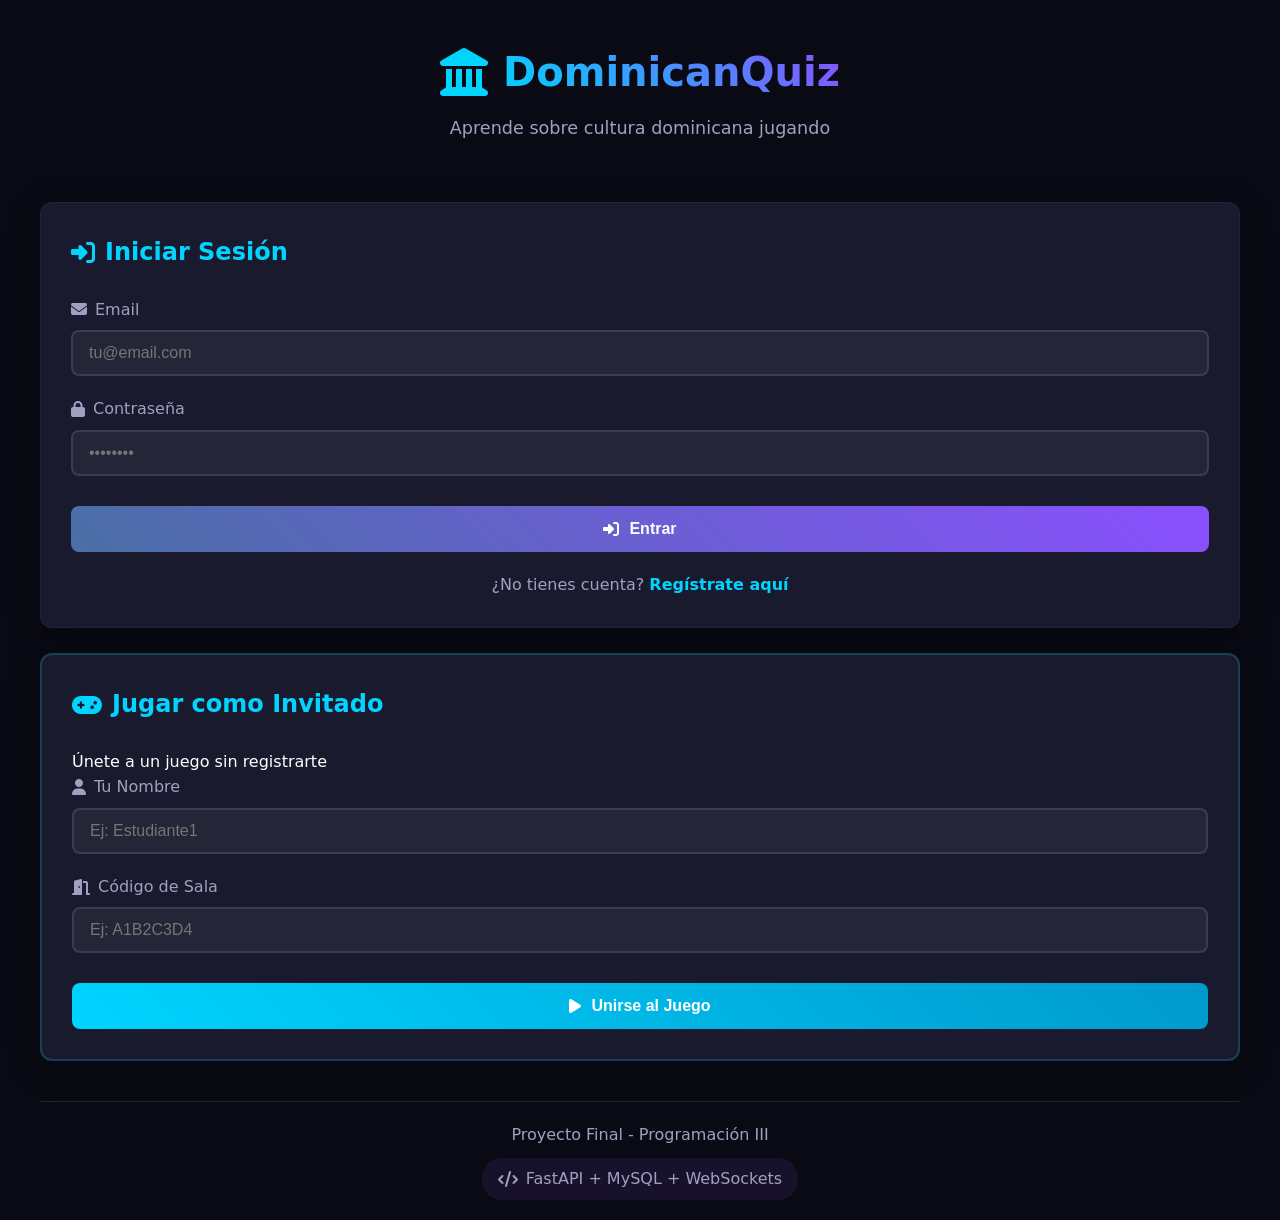
<file: frontend/index.html>
<!DOCTYPE html>
<html lang="es">
<head>
    <meta charset="UTF-8">
    <meta name="viewport" content="width=device-width, initial-scale=1.0">
    <title>Cultura Dominicana Quiz</title>
    <link rel="stylesheet" href="css/style.css">
    <link rel="stylesheet" href="https://cdnjs.cloudflare.com/ajax/libs/font-awesome/6.4.0/css/all.min.css">
</head>
<body>
    <div class="container">
        <!-- Encabezado -->
        <header class="header">
            <div class="logo">
                <i class="fas fa-landmark"></i>
                <h1>Dominican<span>Quiz</span></h1>
            </div>
            <p class="tagline">Aprende sobre cultura dominicana jugando</p>
        </header>

        <!-- Contenido principal -->
        <main class="main-content">
            <!-- Sección de Login -->
            <section id="login-section" class="card">
                <h2><i class="fas fa-sign-in-alt"></i> Iniciar Sesión</h2>
                <form id="login-form">
                    <div class="form-group">
                        <label for="login-email"><i class="fas fa-envelope"></i> Email</label>
                        <input type="email" id="login-email" placeholder="tu@email.com" required>
                    </div>
                    <div class="form-group">
                        <label for="login-password"><i class="fas fa-lock"></i> Contraseña</label>
                        <input type="password" id="login-password" placeholder="••••••••" required>
                    </div>
                    <button type="submit" class="btn btn-primary">
                        <i class="fas fa-sign-in-alt"></i> Entrar
                    </button>
                    <p class="form-footer">
                        ¿No tienes cuenta? <a href="#" id="show-register">Regístrate aquí</a>
                    </p>
                </form>
            </section>

            <!-- Sección de Registro (oculta inicialmente) -->
            <section id="register-section" class="card hidden">
                <h2><i class="fas fa-user-plus"></i> Crear Cuenta</h2>
                <form id="register-form">
                    <div class="form-group">
                        <label for="register-name"><i class="fas fa-user"></i> Nombre Completo</label>
                        <input type="text" id="register-name" placeholder="Juan Pérez" required>
                    </div>
                    <div class="form-group">
                        <label for="register-email"><i class="fas fa-envelope"></i> Email</label>
                        <input type="email" id="register-email" placeholder="tu@email.com" required>
                    </div>
                    <div class="form-group">
                        <label for="register-age"><i class="fas fa-birthday-cake"></i> Edad</label>
                        <input type="number" id="register-age" min="10" max="100" value="20" required>
                    </div>
                    <div class="form-group">
                        <label for="register-password"><i class="fas fa-lock"></i> Contraseña</label>
                        <input type="password" id="register-password" placeholder="Mínimo 6 caracteres" required>
                    </div>
                    <button type="submit" class="btn btn-primary">
                        <i class="fas fa-check"></i> Registrarse
                    </button>
                    <p class="form-footer">
                        ¿Ya tienes cuenta? <a href="#" id="show-login">Inicia sesión aquí</a>
                    </p>
                </form>
            </section>

            <!-- Sección de Invitado -->
            <section class="card guest-card">
                <h2><i class="fas fa-gamepad"></i> Jugar como Invitado</h2>
                <p>Únete a un juego sin registrarte</p>
                <form id="guest-form">
                    <div class="form-group">
                        <label for="guest-name"><i class="fas fa-user"></i> Tu Nombre</label>
                        <input type="text" id="guest-name" placeholder="Ej: Estudiante1" required>
                    </div>
                    <div class="form-group">
                        <label for="room-code"><i class="fas fa-door-open"></i> Código de Sala</label>
                        <input type="text" id="room-code" placeholder="Ej: A1B2C3D4" required>
                    </div>
                    <button type="submit" class="btn btn-accent">
                        <i class="fas fa-play"></i> Unirse al Juego
                    </button>
                </form>
            </section>
        </main>

        <!-- Footer -->
        <footer class="footer">
            <p>Proyecto Final - Programación III</p>
            <p class="tech-badge">
                <i class="fas fa-code"></i> FastAPI + MySQL + WebSockets
            </p>
        </footer>
    </div>

    <!-- Mensajes flotantes -->
    <div id="message-container"></div>

    <!-- Scripts -->
    <script src="js/auth.js"></script>
    <script src="js/ui.js"></script>
</body>
</html>
</file>
<file: frontend/css/style.css>
/* Variables de estilo (inspirado en tetr.io) */
:root {
    --bg-primary: #0a0a14;
    --bg-secondary: #141422;
    --bg-card: #1a1a2e;
    --text-primary: #ffffff;
    --text-secondary: #a0a0c0;
    --accent-blue: #4a6fa5;
    --accent-purple: #8a4fff;
    --accent-cyan: #00d4ff;
    --success: #2ecc71;
    --warning: #f39c12;
    --danger: #e74c3c;
    --border-radius: 12px;
    --transition: all 0.3s ease;
}

/* Reset y estilos base */
* {
    margin: 0;
    padding: 0;
    box-sizing: border-box;
}

body {
    font-family: 'Segoe UI', system-ui, -apple-system, sans-serif;
    background: var(--bg-primary);
    color: var(--text-primary);
    line-height: 1.6;
    min-height: 100vh;
    padding: 20px;
}

.container {
    max-width: 1200px;
    margin: 0 auto;
}

/* Header */
.header {
    text-align: center;
    margin-bottom: 40px;
    padding: 20px;
}

.logo {
    display: flex;
    align-items: center;
    justify-content: center;
    gap: 15px;
    margin-bottom: 10px;
}

.logo i {
    font-size: 3rem;
    color: var(--accent-cyan);
}

.logo h1 {
    font-size: 2.5rem;
    font-weight: 700;
    background: linear-gradient(45deg, var(--accent-cyan), var(--accent-purple));
    -webkit-background-clip: text;
    -webkit-text-fill-color: transparent;
    background-clip: text;
}

.logo span {
    color: var(--accent-purple);
}

.tagline {
    color: var(--text-secondary);
    font-size: 1.1rem;
}

/* Tarjetas */
.card {
    background: var(--bg-card);
    border-radius: var(--border-radius);
    padding: 30px;
    margin-bottom: 25px;
    border: 1px solid rgba(138, 79, 255, 0.1);
    box-shadow: 0 8px 32px rgba(0, 0, 0, 0.3);
    transition: var(--transition);
}

.card:hover {
    border-color: rgba(138, 79, 255, 0.3);
    transform: translateY(-2px);
}

.card h2 {
    color: var(--accent-cyan);
    margin-bottom: 25px;
    font-size: 1.5rem;
    display: flex;
    align-items: center;
    gap: 10px;
}

/* Formularios */
.form-group {
    margin-bottom: 20px;
}

.form-group label {
    display: flex;
    align-items: center;
    gap: 8px;
    margin-bottom: 8px;
    color: var(--text-secondary);
    font-weight: 500;
}

.form-group input {
    width: 100%;
    padding: 12px 16px;
    background: rgba(255, 255, 255, 0.05);
    border: 2px solid rgba(255, 255, 255, 0.1);
    border-radius: 8px;
    color: var(--text-primary);
    font-size: 1rem;
    transition: var(--transition);
}

.form-group input:focus {
    outline: none;
    border-color: var(--accent-cyan);
    background: rgba(255, 255, 255, 0.08);
}

/* Botones */
.btn {
    display: inline-flex;
    align-items: center;
    justify-content: center;
    gap: 10px;
    padding: 14px 28px;
    border: none;
    border-radius: 8px;
    font-size: 1rem;
    font-weight: 600;
    cursor: pointer;
    transition: var(--transition);
    width: 100%;
    margin-top: 10px;
}

.btn-primary {
    background: linear-gradient(45deg, var(--accent-blue), var(--accent-purple));
    color: white;
}

.btn-primary:hover {
    transform: translateY(-2px);
    box-shadow: 0 6px 20px rgba(138, 79, 255, 0.4);
}

.btn-accent {
    background: linear-gradient(45deg, var(--accent-cyan), #0099cc);
    color: white;
}

.btn-accent:hover {
    transform: translateY(-2px);
    box-shadow: 0 6px 20px rgba(0, 212, 255, 0.4);
}

.form-footer {
    text-align: center;
    margin-top: 20px;
    color: var(--text-secondary);
}

.form-footer a {
    color: var(--accent-cyan);
    text-decoration: none;
    font-weight: 600;
}

.form-footer a:hover {
    text-decoration: underline;
}

/* Cards especiales */
.guest-card {
    border: 2px solid rgba(0, 212, 255, 0.2);
}

.guest-card h2 {
    color: var(--accent-cyan);
}

/* Utilidades */
.hidden {
    display: none !important;
}

/* Footer */
.footer {
    text-align: center;
    margin-top: 40px;
    padding-top: 20px;
    border-top: 1px solid rgba(255, 255, 255, 0.1);
    color: var(--text-secondary);
}

.tech-badge {
    display: inline-flex;
    align-items: center;
    gap: 8px;
    background: rgba(138, 79, 255, 0.1);
    padding: 8px 16px;
    border-radius: 20px;
    margin-top: 10px;
}

/* Mensajes */
#message-container {
    position: fixed;
    top: 20px;
    right: 20px;
    z-index: 1000;
}

.message {
    background: var(--bg-card);
    border-left: 4px solid var(--accent-cyan);
    padding: 15px 20px;
    margin-bottom: 10px;
    border-radius: 8px;
    box-shadow: 0 4px 15px rgba(0, 0, 0, 0.3);
    animation: slideIn 0.3s ease;
}

.message.error {
    border-left-color: var(--danger);
}

.message.success {
    border-left-color: var(--success);
}

@keyframes slideIn {
    from {
        transform: translateX(100%);
        opacity: 0;
    }
    to {
        transform: translateX(0);
        opacity: 1;
    }
}

/* Responsive */
@media (max-width: 768px) {
    .container {
        padding: 10px;
    }
    
    .card {
        padding: 20px;
    }
    
    .logo h1 {
        font-size: 2rem;
    }
    
    .logo i {
        font-size: 2.5rem;
    }
}

.user-menu {
    display: flex;
    align-items: center;
    gap: 20px;
}

#user-name {
    color: var(--accent-cyan);
    font-weight: 600;
}

.btn-small {
    padding: 8px 16px;
    font-size: 0.9rem;
}

/* Dashboard layout */
.dashboard {
    display: grid;
    grid-template-columns: 1fr;
    gap: 25px;
}

@media (min-width: 768px) {
    .dashboard {
        grid-template-columns: 1fr 1fr;
    }
    
    .welcome-card {
        grid-column: 1 / -1;
    }
}

/* Card de bienvenida */
.welcome-card {
    background: linear-gradient(135deg, var(--accent-blue), var(--accent-purple));
    color: white;
    border: none;
}

.welcome-card h2 {
    color: white;
}

.stats {
    display: flex;
    justify-content: space-around;
    margin-top: 20px;
    padding-top: 20px;
    border-top: 1px solid rgba(255, 255, 255, 0.2);
}

.stat-item {
    text-align: center;
}

.stat-item i {
    font-size: 1.8rem;
    margin-bottom: 8px;
    display: block;
}

.stat-item span {
    font-size: 1.8rem;
    font-weight: 700;
    display: block;
    margin-bottom: 4px;
}

.stat-item small {
    opacity: 0.9;
    font-size: 0.9rem;
}

/* Acciones rápidas */
.quick-actions {
    display: grid;
    grid-template-columns: repeat(auto-fit, minmax(250px, 1fr));
    gap: 20px;
    margin: 20px 0;
}

.action-card {
    background: var(--bg-card);
    border-radius: var(--border-radius);
    padding: 25px;
    text-align: center;
    cursor: pointer;
    transition: var(--transition);
    border: 2px solid transparent;
}

.action-card:hover {
    border-color: var(--accent-cyan);
    transform: translateY(-5px);
    box-shadow: 0 10px 30px rgba(0, 212, 255, 0.2);
}

.action-icon {
    font-size: 2.5rem;
    color: var(--accent-cyan);
    margin-bottom: 15px;
}

.action-card h3 {
    color: var(--text-primary);
    margin-bottom: 10px;
    font-size: 1.2rem;
}

.action-card p {
    color: var(--text-secondary);
    font-size: 0.9rem;
    line-height: 1.4;
}

/* Listas de juegos y quizzes */
.games-list, .quizzes-list {
    margin: 20px 0;
}

.game-item, .quiz-item {
    background: rgba(255, 255, 255, 0.05);
    border-radius: 8px;
    padding: 15px;
    margin-bottom: 10px;
    display: flex;
    justify-content: space-between;
    align-items: center;
    transition: var(--transition);
}

.game-item:hover, .quiz-item:hover {
    background: rgba(255, 255, 255, 0.08);
    transform: translateX(5px);
}

.game-info, .quiz-info {
    flex: 1;
}

.game-title, .quiz-title {
    color: var(--text-primary);
    font-weight: 600;
    margin-bottom: 5px;
}

.game-details, .quiz-details {
    color: var(--text-secondary);
    font-size: 0.9rem;
}

.game-actions, .quiz-actions {
    display: flex;
    gap: 10px;
}

.btn-icon {
    padding: 8px 12px;
    border-radius: 6px;
    background: rgba(138, 79, 255, 0.1);
    color: var(--accent-purple);
    border: none;
    cursor: pointer;
    transition: var(--transition);
}

.btn-icon:hover {
    background: rgba(138, 79, 255, 0.2);
}

/* Modales */
.modal {
    position: fixed;
    top: 0;
    left: 0;
    width: 100%;
    height: 100%;
    background: rgba(0, 0, 0, 0.8);
    display: flex;
    align-items: center;
    justify-content: center;
    z-index: 1000;
}

.modal-content {
    background: var(--bg-card);
    border-radius: var(--border-radius);
    padding: 30px;
    width: 90%;
    max-width: 500px;
    max-height: 90vh;
    overflow-y: auto;
}

.modal-actions {
    display: flex;
    gap: 15px;
    margin-top: 25px;
}

.modal-actions .btn {
    flex: 1;
}

/* Slider personalizado */
input[type="range"] {
    width: 100%;
    height: 8px;
    border-radius: 4px;
    background: rgba(255, 255, 255, 0.1);
    outline: none;
}

input[type="range"]::-webkit-slider-thumb {
    -webkit-appearance: none;
    width: 20px;
    height: 20px;
    border-radius: 50%;
    background: var(--accent-cyan);
    cursor: pointer;
}

/* Select personalizado */
select {
    width: 100%;
    padding: 12px 16px;
    background: rgba(255, 255, 255, 0.05);
    border: 2px solid rgba(255, 255, 255, 0.1);
    border-radius: 8px;
    color: var(--text-primary);
    font-size: 1rem;
    cursor: pointer;
}

select:focus {
    outline: none;
    border-color: var(--accent-cyan);
}

/* Footer con links */
.footer-links {
    display: flex;
    justify-content: center;
    gap: 30px;
    margin-top: 15px;
}

.footer-links a {
    color: var(--text-secondary);
    text-decoration: none;
    display: flex;
    align-items: center;
    gap: 8px;
    transition: var(--transition);
}

.footer-links a:hover {
    color: var(--accent-cyan);
}

/* Estados de carga */
.loading-text {
    text-align: center;
    padding: 40px;
    color: var(--text-secondary);
    font-style: italic;
}

/* Clases de utilidad */
.btn-secondary {
    background: rgba(255, 255, 255, 0.1);
    color: var(--text-primary);
}

.btn-secondary:hover {
    background: rgba(255, 255, 255, 0.2);
}

.empty-state {
    text-align: center;
    padding: 40px;
    color: var(--text-secondary);
}

.empty-state i {
    font-size: 3rem;
    margin-bottom: 15px;
    color: var(--accent-purple);
    opacity: 0.5;
}


.game-room {
    background: var(--bg-primary);
    color: var(--text-primary);
    min-height: 100vh;
    overflow-x: hidden;
}

.game-container {
    max-width: 1400px;
    margin: 0 auto;
    padding: 20px;
    display: flex;
    flex-direction: column;
    min-height: 100vh;
}

/* Header del juego */
.game-header {
    display: flex;
    justify-content: space-between;
    align-items: center;
    background: var(--bg-card);
    border-radius: var(--border-radius);
    padding: 20px 30px;
    margin-bottom: 25px;
    border: 2px solid rgba(138, 79, 255, 0.2);
}

.room-info h1 {
    font-size: 1.5rem;
    margin-bottom: 8px;
    display: flex;
    align-items: center;
    gap: 10px;
}

.room-details {
    display: flex;
    gap: 20px;
    color: var(--text-secondary);
    font-size: 0.9rem;
}

.room-code {
    font-family: monospace;
    font-weight: 600;
    letter-spacing: 1px;
    color: var(--accent-cyan);
}

.room-status {
    padding: 4px 12px;
    border-radius: 20px;
    font-size: 0.8rem;
    font-weight: 600;
}

.room-status.waiting {
    background: rgba(243, 156, 18, 0.2);
    color: var(--warning);
}

.room-status.active {
    background: rgba(46, 204, 113, 0.2);
    color: var(--success);
}

.room-status.finished {
    background: rgba(231, 76, 60, 0.2);
    color: var(--danger);
}

.player-info {
    display: flex;
    align-items: center;
    gap: 15px;
}

.player-avatar {
    width: 50px;
    height: 50px;
    border-radius: 50%;
    background: linear-gradient(45deg, var(--accent-blue), var(--accent-purple));
    display: flex;
    align-items: center;
    justify-content: center;
    font-size: 1.5rem;
}

.player-details {
    display: flex;
    flex-direction: column;
}

.player-details span:first-child {
    font-weight: 600;
    font-size: 1.1rem;
}

.player-score {
    color: var(--accent-cyan);
    font-size: 0.9rem;
    display: flex;
    align-items: center;
    gap: 5px;
}

.btn-danger {
    background: var(--danger);
    color: white;
}

.btn-danger:hover {
    background: #c0392b;
}

/* Pantallas del juego */
.game-main {
    flex: 1;
    position: relative;
}

.game-screen {
    background: var(--bg-card);
    border-radius: var(--border-radius);
    padding: 40px;
    min-height: 600px;
    display: flex;
    flex-direction: column;
}

/* Pantalla de espera */
.waiting-content {
    text-align: center;
    max-width: 800px;
    margin: 0 auto;
    width: 100%;
}

.waiting-icon {
    font-size: 4rem;
    color: var(--accent-cyan);
    margin-bottom: 30px;
    animation: pulse 2s infinite;
}

@keyframes pulse {
    0%, 100% { opacity: 1; }
    50% { opacity: 0.5; }
}

.players-list-container {
    margin: 40px 0;
    text-align: left;
}

.players-list {
    display: grid;
    grid-template-columns: repeat(auto-fill, minmax(200px, 1fr));
    gap: 15px;
    margin-top: 20px;
}

.player-item {
    background: rgba(255, 255, 255, 0.05);
    border-radius: 8px;
    padding: 15px;
    display: flex;
    align-items: center;
    gap: 12px;
}

.player-avatar-small {
    width: 40px;
    height: 40px;
    border-radius: 50%;
    background: linear-gradient(45deg, var(--accent-blue), var(--accent-purple));
    display: flex;
    align-items: center;
    justify-content: center;
}

.game-code-display {
    margin-top: 40px;
    padding-top: 30px;
    border-top: 1px solid rgba(255, 255, 255, 0.1);
}

.code-box {
    font-family: monospace;
    font-size: 2.5rem;
    letter-spacing: 10px;
    padding: 20px;
    background: rgba(0, 0, 0, 0.3);
    border-radius: 12px;
    margin: 20px 0;
    color: var(--accent-cyan);
    font-weight: 700;
}

.code-instructions {
    color: var(--text-secondary);
    font-style: italic;
}

/* Pantalla de pregunta */
.question-header {
    display: flex;
    justify-content: space-between;
    align-items: center;
    margin-bottom: 40px;
}

.question-counter {
    font-size: 1.2rem;
    font-weight: 600;
    background: rgba(138, 79, 255, 0.1);
    padding: 10px 20px;
    border-radius: 30px;
}

.timer-container {
    position: relative;
}

.timer-circle {
    position: relative;
    width: 80px;
    height: 80px;
}

.timer-circle svg {
    transform: rotate(-90deg);
}

.timer-background {
    fill: none;
    stroke: rgba(255, 255, 255, 0.1);
    stroke-width: 8;
}

.timer-progress {
    fill: none;
    stroke: var(--accent-cyan);
    stroke-width: 8;
    stroke-linecap: round;
    stroke-dasharray: 226;
    stroke-dashoffset: 226;
    transition: stroke-dashoffset 1s linear;
}

.timer-text {
    position: absolute;
    top: 50%;
    left: 50%;
    transform: translate(-50%, -50%);
    font-size: 1.5rem;
    font-weight: 700;
    color: var(--text-primary);
}

.question-points {
    font-size: 1.2rem;
    font-weight: 600;
    color: var(--accent-cyan);
    display: flex;
    align-items: center;
    gap: 8px;
}

.question-content {
    flex: 1;
    display: flex;
    flex-direction: column;
    align-items: center;
    justify-content: center;
}

#question-text {
    font-size: 2rem;
    text-align: center;
    margin-bottom: 50px;
    line-height: 1.4;
    max-width: 800px;
}

.options-grid {
    display: grid;
    grid-template-columns: repeat(2, 1fr);
    gap: 20px;
    width: 100%;
    max-width: 800px;
}

@media (max-width: 768px) {
    .options-grid {
        grid-template-columns: 1fr;
    }
}

.option-btn {
    background: rgba(255, 255, 255, 0.05);
    border: 3px solid rgba(255, 255, 255, 0.1);
    border-radius: 12px;
    padding: 25px;
    font-size: 1.2rem;
    font-weight: 600;
    color: var(--text-primary);
    cursor: pointer;
    transition: all 0.3s ease;
    display: flex;
    align-items: center;
    gap: 15px;
    text-align: left;
}

.option-btn:hover:not(:disabled) {
    background: rgba(255, 255, 255, 0.1);
    border-color: var(--accent-cyan);
}

.option-btn:disabled {
    opacity: 0.7;
    cursor: not-allowed;
}

.option-btn.selected {
    background: rgba(74, 111, 165, 0.3);
    border-color: var(--accent-blue);
}

.option-btn.correct {
    background: rgba(46, 204, 113, 0.3);
    border-color: var(--success);
    color: white;
}

.option-btn.incorrect {
    background: rgba(231, 76, 60, 0.3);
    border-color: var(--danger);
    color: white;
}

.option-letter {
    width: 50px;
    height: 50px;
    border-radius: 50%;
    background: var(--accent-purple);
    color: white;
    display: flex;
    align-items: center;
    justify-content: center;
    font-size: 1.5rem;
    font-weight: 700;
    flex-shrink: 0;
}

.option-text {
    flex: 1;
}

.question-footer {
    display: flex;
    justify-content: space-between;
    align-items: center;
    margin-top: 40px;
    padding-top: 20px;
    border-top: 1px solid rgba(255, 255, 255, 0.1);
}

.players-answered {
    color: var(--text-secondary);
    display: flex;
    align-items: center;
    gap: 8px;
}

/* Pantalla de resultados */
.results-header {
    display: flex;
    justify-content: space-between;
    align-items: center;
    margin-bottom: 40px;
}

.answer-feedback {
    display: flex;
    align-items: center;
    gap: 30px;
    background: rgba(255, 255, 255, 0.05);
    border-radius: 12px;
    padding: 30px;
    margin-bottom: 40px;
}

.feedback-icon {
    width: 80px;
    height: 80px;
    border-radius: 50%;
    display: flex;
    align-items: center;
    justify-content: center;
    font-size: 2.5rem;
    flex-shrink: 0;
}

.feedback-icon.correct {
    background: rgba(46, 204, 113, 0.2);
    color: var(--success);
}

.feedback-icon.incorrect {
    background: rgba(231, 76, 60, 0.2);
    color: var(--danger);
}

.feedback-text h3 {
    font-size: 1.8rem;
    margin-bottom: 10px;
}

.points-earned {
    font-size: 1.5rem;
    color: var(--accent-cyan);
    font-weight: 700;
    margin-top: 10px;
}

.stats-container {
    margin: 40px 0;
}

.stats-grid {
    display: grid;
    grid-template-columns: repeat(auto-fit, minmax(200px, 1fr));
    gap: 20px;
    margin-top: 20px;
}

.stat-item {
    background: rgba(255, 255, 255, 0.05);
    border-radius: 12px;
    padding: 25px;
    text-align: center;
}

.stat-value {
    font-size: 2.5rem;
    font-weight: 700;
    color: var(--accent-cyan);
    margin-bottom: 8px;
}

.stat-label {
    color: var(--text-secondary);
    font-size: 0.9rem;
}

.leaderboard-mini {
    background: rgba(255, 255, 255, 0.05);
    border-radius: 12px;
    padding: 25px;
    margin-top: 30px;
}

.mini-leaderboard {
    margin-top: 20px;
}

.leaderboard-item {
    display: flex;
    align-items: center;
    justify-content: space-between;
    padding: 15px;
    background: rgba(255, 255, 255, 0.03);
    border-radius: 8px;
    margin-bottom: 10px;
}

.leaderboard-item:first-child {
    background: rgba(255, 215, 0, 0.1);
    border: 2px solid gold;
}

.leaderboard-position {
    font-weight: 700;
    color: var(--accent-cyan);
    width: 40px;
}

.leaderboard-name {
    flex: 1;
    margin: 0 15px;
}

.leaderboard-score {
    font-weight: 700;
    color: var(--success);
}

/* Pantalla final */
.final-header {
    text-align: center;
    margin-bottom: 50px;
}

.final-subtitle {
    color: var(--text-secondary);
    font-size: 1.2rem;
}

.player-final-score {
    text-align: center;
    margin-bottom: 50px;
}

.score-circle {
    width: 200px;
    height: 200px;
    border-radius: 50%;
    background: linear-gradient(45deg, var(--accent-blue), var(--accent-purple));
    margin: 0 auto 20px;
    display: flex;
    flex-direction: column;
    align-items: center;
    justify-content: center;
    color: white;
    font-weight: 700;
}

.score-circle span {
    font-size: 3.5rem;
    line-height: 1;
}

.score-circle small {
    font-size: 1rem;
    opacity: 0.9;
}

.final-leaderboard {
    max-width: 600px;
    margin: 0 auto 40px;
}

.leaderboard-final {
    background: rgba(255, 255, 255, 0.05);
    border-radius: 12px;
    padding: 20px;
    margin-top: 20px;
}

.final-actions {
    display: flex;
    gap: 20px;
    justify-content: center;
}

/* Sidebar de chat */
.game-sidebar {
    position: fixed;
    right: 0;
    top: 0;
    width: 350px;
    height: 100vh;
    background: var(--bg-card);
    border-left: 1px solid rgba(255, 255, 255, 0.1);
    display: flex;
    flex-direction: column;
    transform: translateX(100%);
    transition: transform 0.3s ease;
    z-index: 1000;
}

.game-sidebar.open {
    transform: translateX(0);
}

.sidebar-header {
    display: flex;
    justify-content: space-between;
    align-items: center;
    padding: 20px;
    border-bottom: 1px solid rgba(255, 255, 255, 0.1);
}

.chat-messages {
    flex: 1;
    overflow-y: auto;
    padding: 20px;
}

.chat-message {
    background: rgba(255, 255, 255, 0.05);
    border-radius: 12px;
    padding: 12px 15px;
    margin-bottom: 15px;
    max-width: 85%;
}

.chat-message.own {
    margin-left: auto;
    background: rgba(74, 111, 165, 0.3);
}

.message-sender {
    font-weight: 600;
    font-size: 0.9rem;
    margin-bottom: 5px;
    color: var(--accent-cyan);
}

.message-text {
    font-size: 0.95rem;
    line-height: 1.4;
}

.message-time {
    font-size: 0.75rem;
    color: var(--text-secondary);
    text-align: right;
    margin-top: 5px;
}

.chat-input {
    display: flex;
    padding: 15px;
    border-top: 1px solid rgba(255, 255, 255, 0.1);
    gap: 10px;
}

.chat-input input {
    flex: 1;
    padding: 12px 15px;
    background: rgba(255, 255, 255, 0.05);
    border: 1px solid rgba(255, 255, 255, 0.1);
    border-radius: 8px;
    color: var(--text-primary);
}

/* Botón flotante de chat */
.floating-btn {
    position: fixed;
    bottom: 30px;
    right: 30px;
    width: 60px;
    height: 60px;
    border-radius: 50%;
    background: linear-gradient(45deg, var(--accent-blue), var(--accent-purple));
    color: white;
    border: none;
    cursor: pointer;
    display: flex;
    align-items: center;
    justify-content: center;
    font-size: 1.5rem;
    box-shadow: 0 6px 20px rgba(138, 79, 255, 0.4);
    z-index: 999;
    transition: transform 0.3s ease;
}

.floating-btn:hover {
    transform: scale(1.1);
}

.notification-badge {
    position: absolute;
    top: -5px;
    right: -5px;
    background: var(--danger);
    color: white;
    font-size: 0.7rem;
    width: 22px;
    height: 22px;
    border-radius: 50%;
    display: flex;
    align-items: center;
    justify-content: center;
}

/* Responsive */
@media (max-width: 768px) {
    .game-header {
        flex-direction: column;
        gap: 20px;
        text-align: center;
    }
    
    .room-details {
        flex-wrap: wrap;
        justify-content: center;
    }
    
    .game-screen {
        padding: 20px;
        min-height: 400px;
    }
    
    #question-text {
        font-size: 1.5rem;
    }
    
    .option-btn {
        padding: 20px;
        font-size: 1rem;
    }
    
    .game-sidebar {
        width: 100%;
    }
}
</file>
